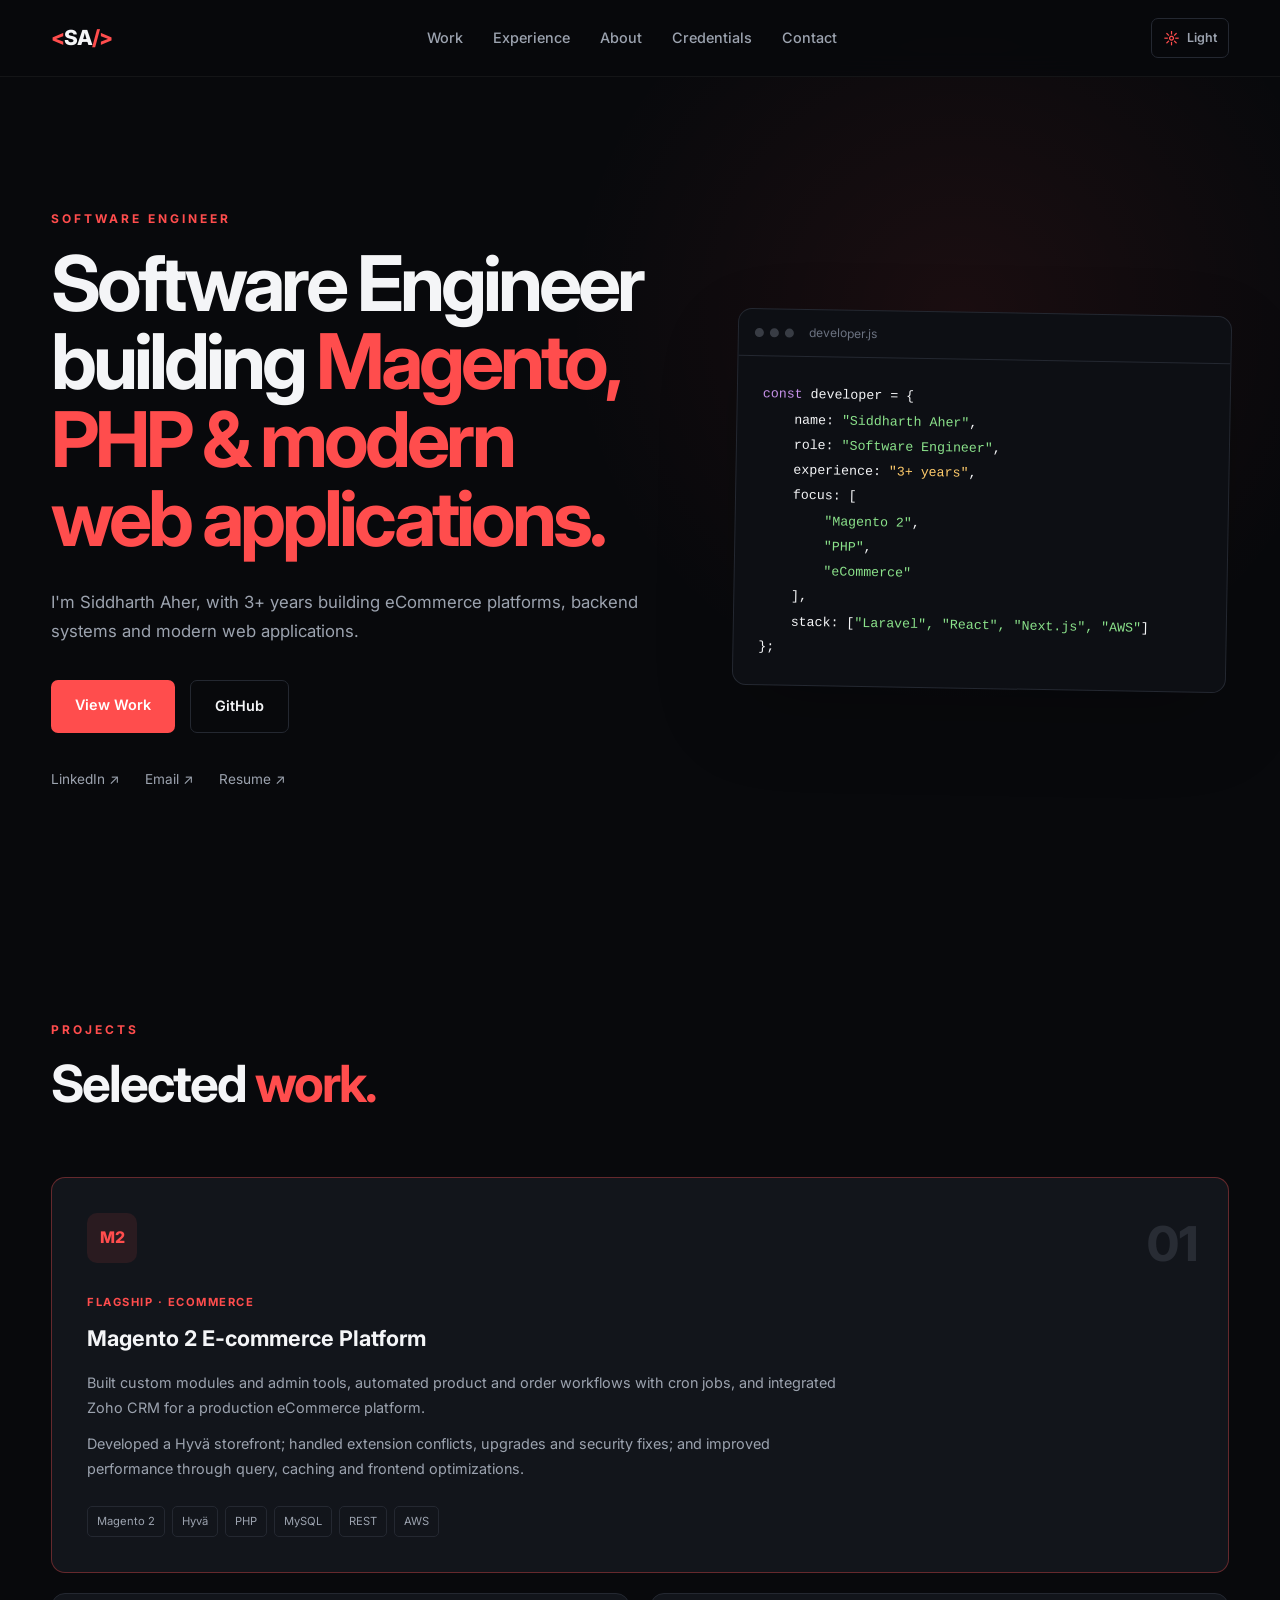
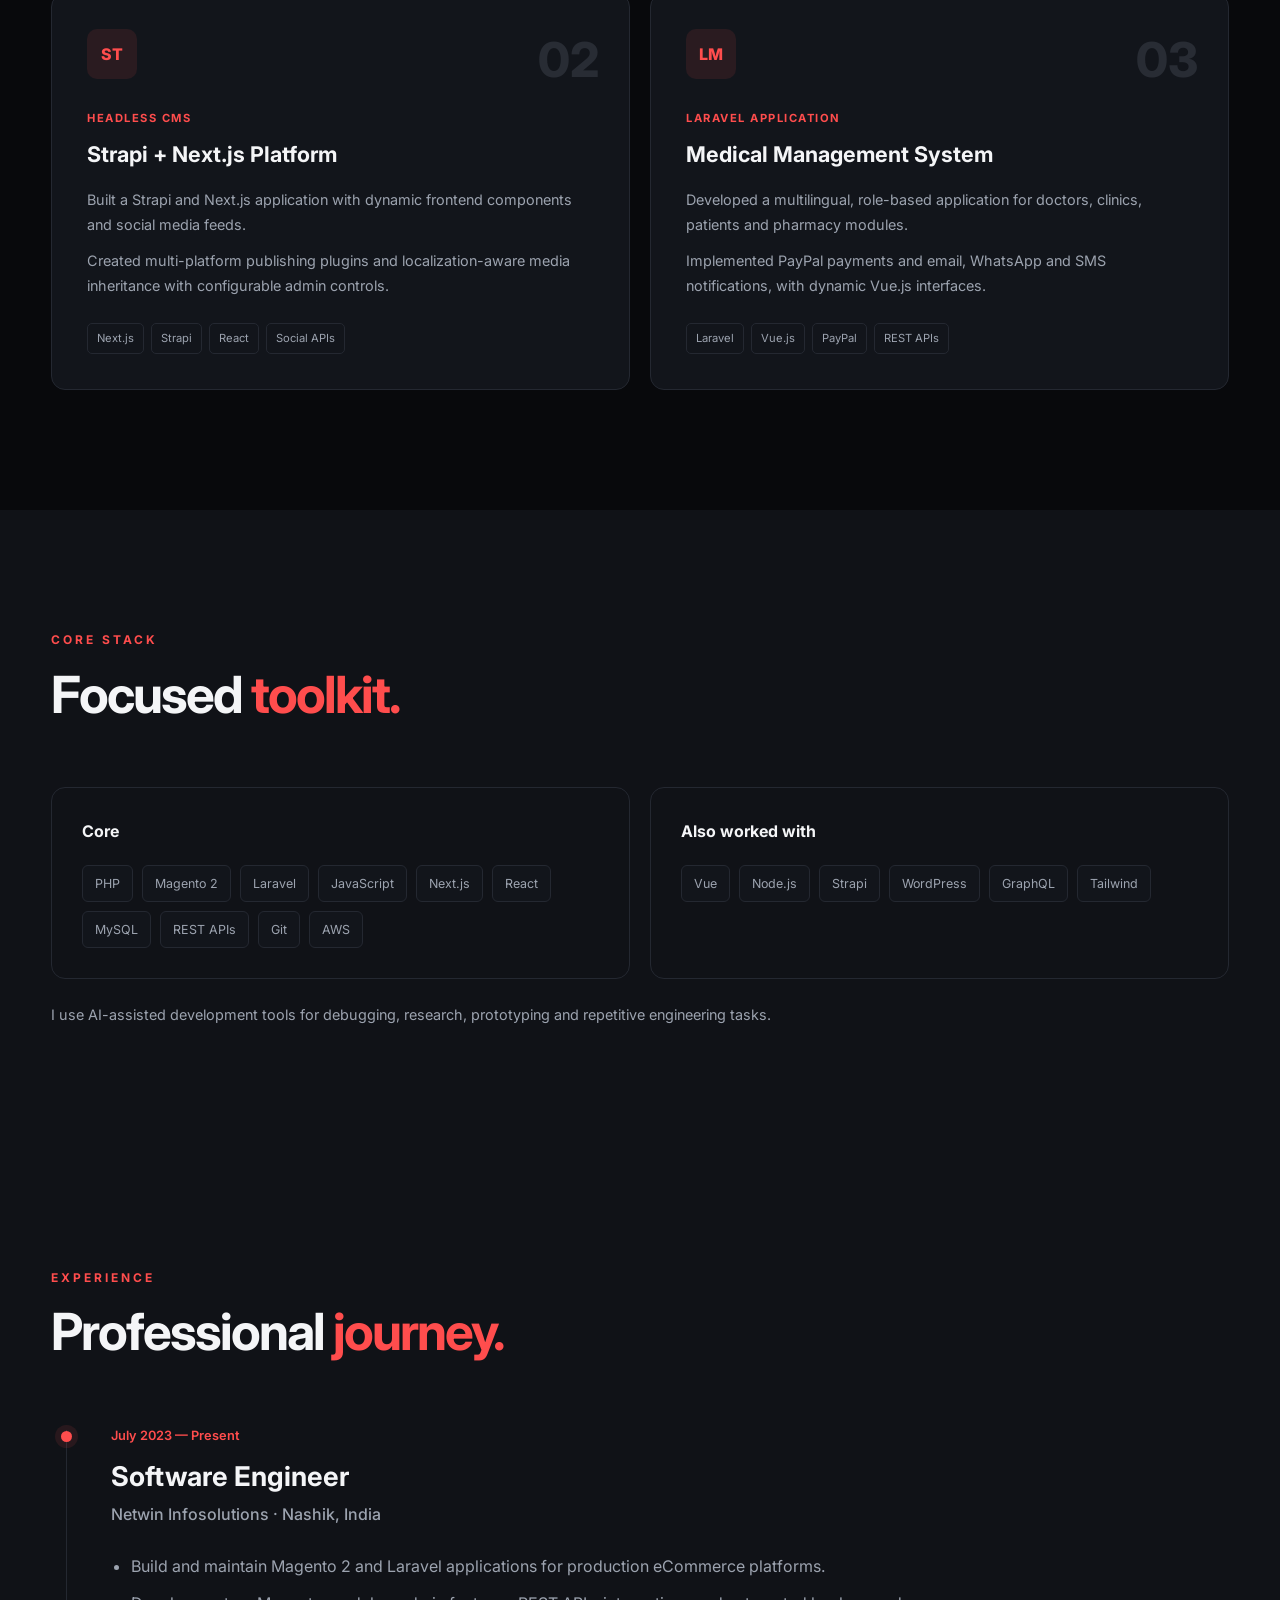
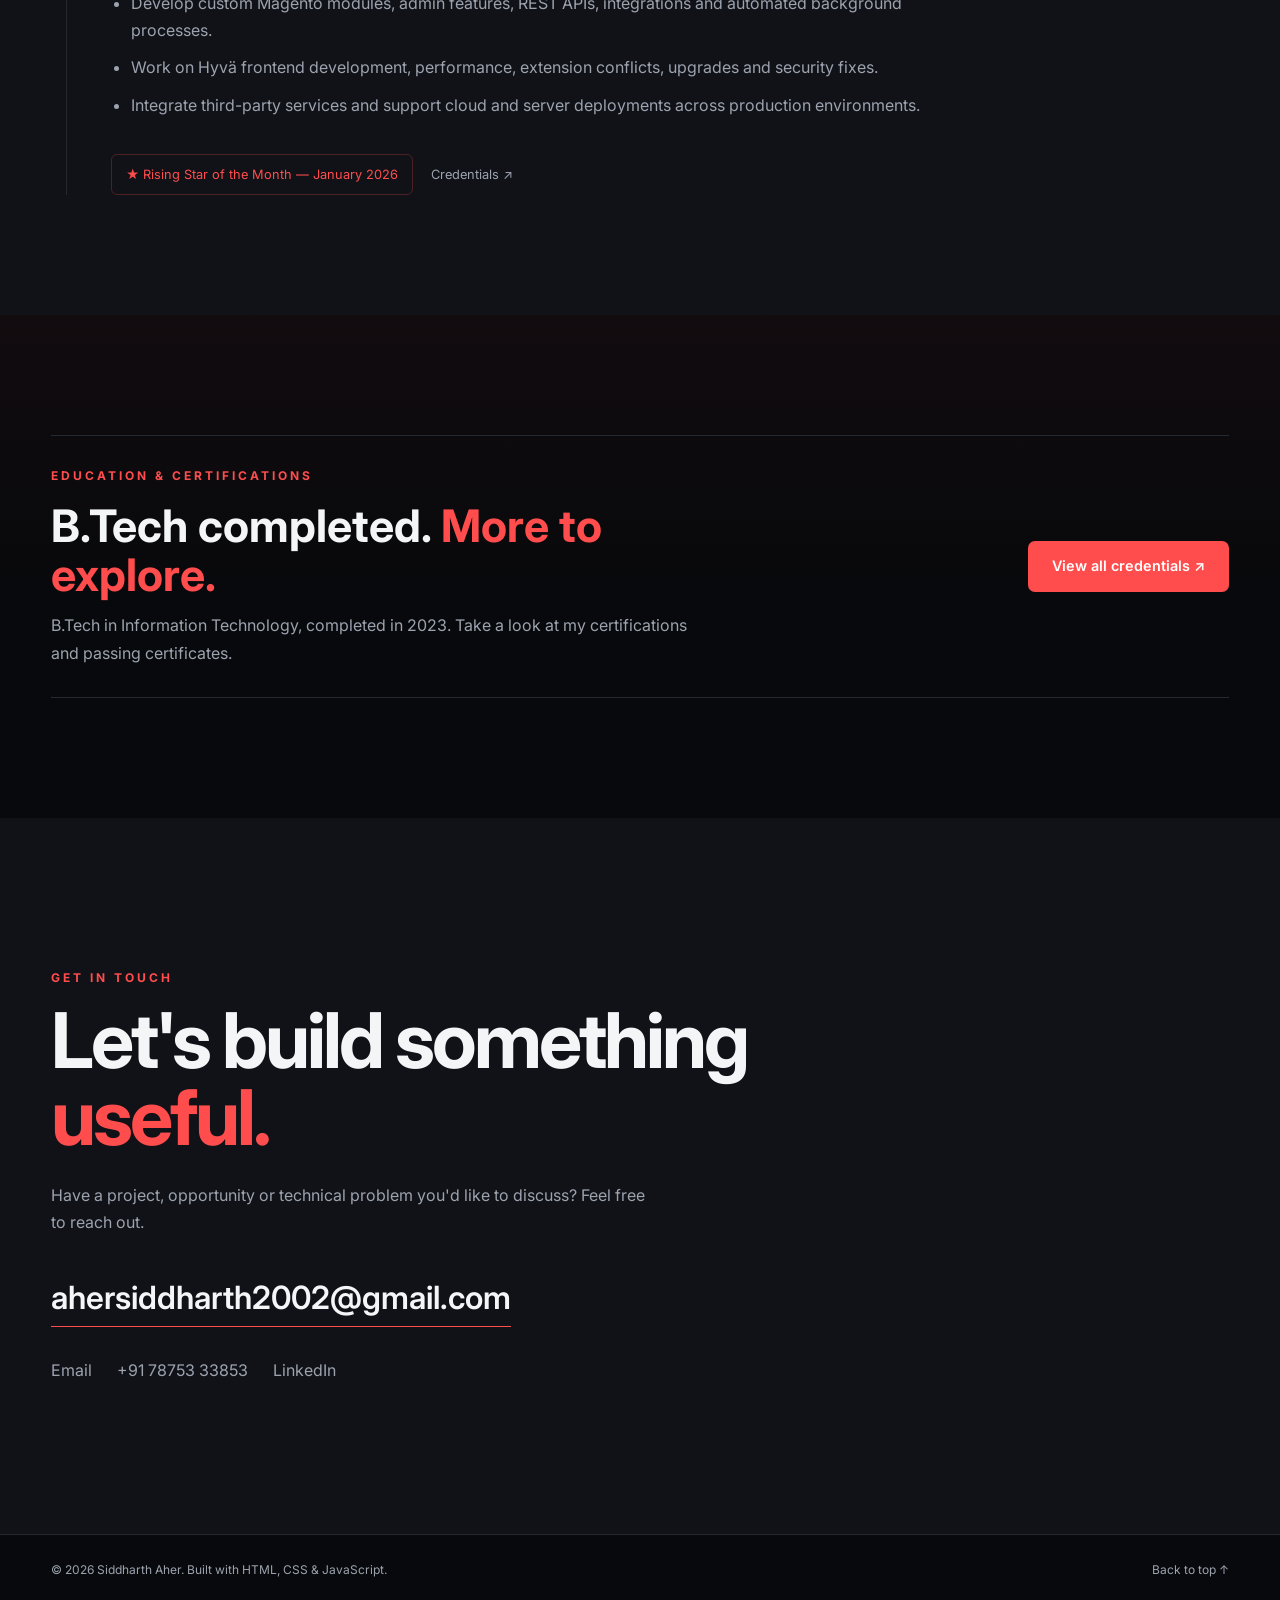
<file: index.html>
<!DOCTYPE html>
<html lang="en">
<head>
    <meta charset="UTF-8">
    <meta name="viewport" content="width=device-width, initial-scale=1.0">
    <title>Siddharth Aher | Software Engineer</title>
    <meta name="description" content="Siddharth Aher is a Software Engineer specializing in Magento, PHP, eCommerce platforms, and modern web applications.">
    <link rel="icon" type="image/svg+xml" href="favicon.svg">
    <link rel="stylesheet" href="css/style.css">
    <link rel="preconnect" href="https://fonts.googleapis.com">
    <link rel="preconnect" href="https://fonts.gstatic.com" crossorigin>
    <link href="https://fonts.googleapis.com/css2?family=Inter:wght@400;500;600;700;800&display=swap" rel="stylesheet">
</head>
<body>
<header class="header">
    <div class="container nav">
        <a href="#home" class="logo"><span>&lt;</span>SA<span>/&gt;</span></a>
        <button class="menu-toggle" id="menuToggle" aria-label="Toggle navigation"><span></span><span></span><span></span></button>
        <nav class="nav-links" id="navLinks">
            <a href="#projects">Work</a><a href="#experience">Experience</a><a href="#about">About</a><a href="credentials.html">Credentials</a><a href="#contact">Contact</a>
        </nav>
        <button class="theme-toggle" id="themeToggle" type="button" aria-label="Switch to light theme" aria-pressed="false">
            <span class="theme-icon" aria-hidden="true">☼</span>
            <span class="theme-label">Light</span>
        </button>
    </div>
</header>

<main>
    <section class="hero" id="home">
        <div class="container hero-content">
            <div class="hero-text reveal">
                <p class="eyebrow">SOFTWARE ENGINEER</p>
                <h1>Software Engineer building <span>Magento, PHP & modern web applications.</span></h1>
                <p class="hero-description" id="about">I'm Siddharth Aher, with 3+ years building eCommerce platforms, backend systems and modern web applications.</p>
                <div class="hero-buttons"><a href="#projects" class="btn btn-primary">View Work</a><a href="https://github.com/SiddharthAher2002" class="btn btn-secondary" target="_blank" rel="noopener">GitHub</a></div>
                <div class="hero-socials"><a href="https://linkedin.com/in/siddharth-aher-4a047a197" target="_blank" rel="noopener">LinkedIn ↗</a><a href="mailto:ahersiddharth2002@gmail.com">Email ↗</a><a href="assets/Resume.pdf" target="_blank" rel="noopener">Resume ↗</a></div>
            </div>
            <div class="hero-card reveal">
                <div class="code-window">
                    <div class="window-header"><div class="window-dots"><span></span><span></span><span></span></div><span>developer.js</span></div>
                    <div class="code-content"><pre><code><span class="purple">const</span> developer = {
    name: <span class="green">"Siddharth Aher"</span>,
    role: <span class="green">"Software Engineer"</span>,
    experience: <span class="orange">"3+ years"</span>,
    focus: [
        <span class="green">"Magento 2"</span>,
        <span class="green">"PHP"</span>,
        <span class="green">"eCommerce"</span>
    ],
    stack: [<span class="green">"Laravel", "React", "Next.js", "AWS"</span>]
};</code></pre></div>
                </div>
            </div>
        </div>
    </section>

    <section class="section" id="projects">
        <div class="container">
            <div class="section-heading reveal"><p class="eyebrow">PROJECTS</p><h2>Selected <span>work.</span></h2></div>
            <div class="projects-grid">
                <article class="project-card project-card-featured reveal"><div class="project-number">01</div><div class="project-icon">M2</div><p class="project-type">FLAGSHIP · ECOMMERCE</p><h3>Magento 2 E-commerce Platform</h3><p>Built custom modules and admin tools, automated product and order workflows with cron jobs, and integrated Zoho CRM for a production eCommerce platform.</p><p>Developed a Hyvä storefront; handled extension conflicts, upgrades and security fixes; and improved performance through query, caching and frontend optimizations.</p><div class="tags"><span>Magento 2</span><span>Hyvä</span><span>PHP</span><span>MySQL</span><span>REST</span><span>AWS</span></div></article>
                <article class="project-card reveal"><div class="project-number">02</div><div class="project-icon">ST</div><p class="project-type">HEADLESS CMS</p><h3>Strapi + Next.js Platform</h3><p>Built a Strapi and Next.js application with dynamic frontend components and social media feeds.</p><p>Created multi-platform publishing plugins and localization-aware media inheritance with configurable admin controls.</p><div class="tags"><span>Next.js</span><span>Strapi</span><span>React</span><span>Social APIs</span></div></article>
                <article class="project-card reveal"><div class="project-number">03</div><div class="project-icon">LM</div><p class="project-type">LARAVEL APPLICATION</p><h3>Medical Management System</h3><p>Developed a multilingual, role-based application for doctors, clinics, patients and pharmacy modules.</p><p>Implemented PayPal payments and email, WhatsApp and SMS notifications, with dynamic Vue.js interfaces.</p><div class="tags"><span>Laravel</span><span>Vue.js</span><span>PayPal</span><span>REST APIs</span></div></article>
            </div>
        </div>
    </section>

    <section class="section section-dark" id="stack">
        <div class="container">
            <div class="section-heading reveal"><p class="eyebrow">CORE STACK</p><h2>Focused <span>toolkit.</span></h2></div>
            <div class="skills-grid">
                <div class="skill-group reveal"><h3>Core</h3><div class="skill-list"><span>PHP</span><span>Magento 2</span><span>Laravel</span><span>JavaScript</span><span>Next.js</span><span>React</span><span>MySQL</span><span>REST APIs</span><span>Git</span><span>AWS</span></div></div>
                <div class="skill-group reveal"><h3>Also worked with</h3><div class="skill-list"><span>Vue</span><span>Node.js</span><span>Strapi</span><span>WordPress</span><span>GraphQL</span><span>Tailwind</span></div></div>
            </div>
            <p class="stack-note reveal">I use AI-assisted development tools for debugging, research, prototyping and repetitive engineering tasks.</p>
        </div>
    </section>

    <section class="section section-dark" id="experience">
        <div class="container">
            <div class="section-heading reveal"><p class="eyebrow">EXPERIENCE</p><h2>Professional <span>journey.</span></h2></div>
            <div class="timeline"><div class="timeline-item reveal"><div class="timeline-dot"></div><div class="timeline-content">
                <div class="timeline-date">July 2023 — Present</div><h3>Software Engineer</h3><h4>Netwin Infosolutions · Nashik, India</h4>
                <ul><li>Build and maintain Magento 2 and Laravel applications for production eCommerce platforms.</li><li>Develop custom Magento modules, admin features, REST APIs, integrations and automated background processes.</li><li>Work on Hyvä frontend development, performance, extension conflicts, upgrades and security fixes.</li><li>Integrate third-party services and support cloud and server deployments across production environments.</li></ul>
                <div class="achievement">★ Rising Star of the Month — January 2026</div>
                <a class="experience-credentials" href="credentials.html">Credentials ↗</a>
            </div></div></div>
        </div>
    </section>

    <section class="section credentials-preview" aria-labelledby="credentials-preview-title">
        <div class="container">
            <div class="credentials-preview-content reveal">
                <div class="credentials-preview-copy">
                    <p class="eyebrow">EDUCATION & CERTIFICATIONS</p>
                    <h2 id="credentials-preview-title">B.Tech completed. <span>More to explore.</span></h2>
                    <p>B.Tech in Information Technology, completed in 2023. Take a look at my certifications and passing certificates.</p>
                </div>
                <a class="btn btn-primary" href="credentials.html">View all credentials ↗</a>
            </div>
        </div>
    </section>

    <section class="section contact-section section-dark" id="contact">
        <div class="container"><div class="contact-content reveal">
            <p class="eyebrow">GET IN TOUCH</p><h2>Let's build something <span>useful.</span></h2>
            <p>Have a project, opportunity or technical problem you'd like to discuss? Feel free to reach out.</p>
            <a href="mailto:ahersiddharth2002@gmail.com" class="email-link">ahersiddharth2002@gmail.com</a>
            <div class="contact-links"><a href="mailto:ahersiddharth2002@gmail.com">Email</a><a href="tel:+917875333853">+91 78753 33853</a><a href="https://linkedin.com/in/siddharth-aher-4a047a197" target="_blank" rel="noopener">LinkedIn</a></div>
        </div></div>
    </section>
</main>

<footer class="footer"><div class="container footer-content"><p>© <span id="year"></span> Siddharth Aher. Built with HTML, CSS & JavaScript.</p><a href="#home">Back to top ↑</a></div></footer>
<script src="js/script.js"></script>
</body>
</html>
</file>
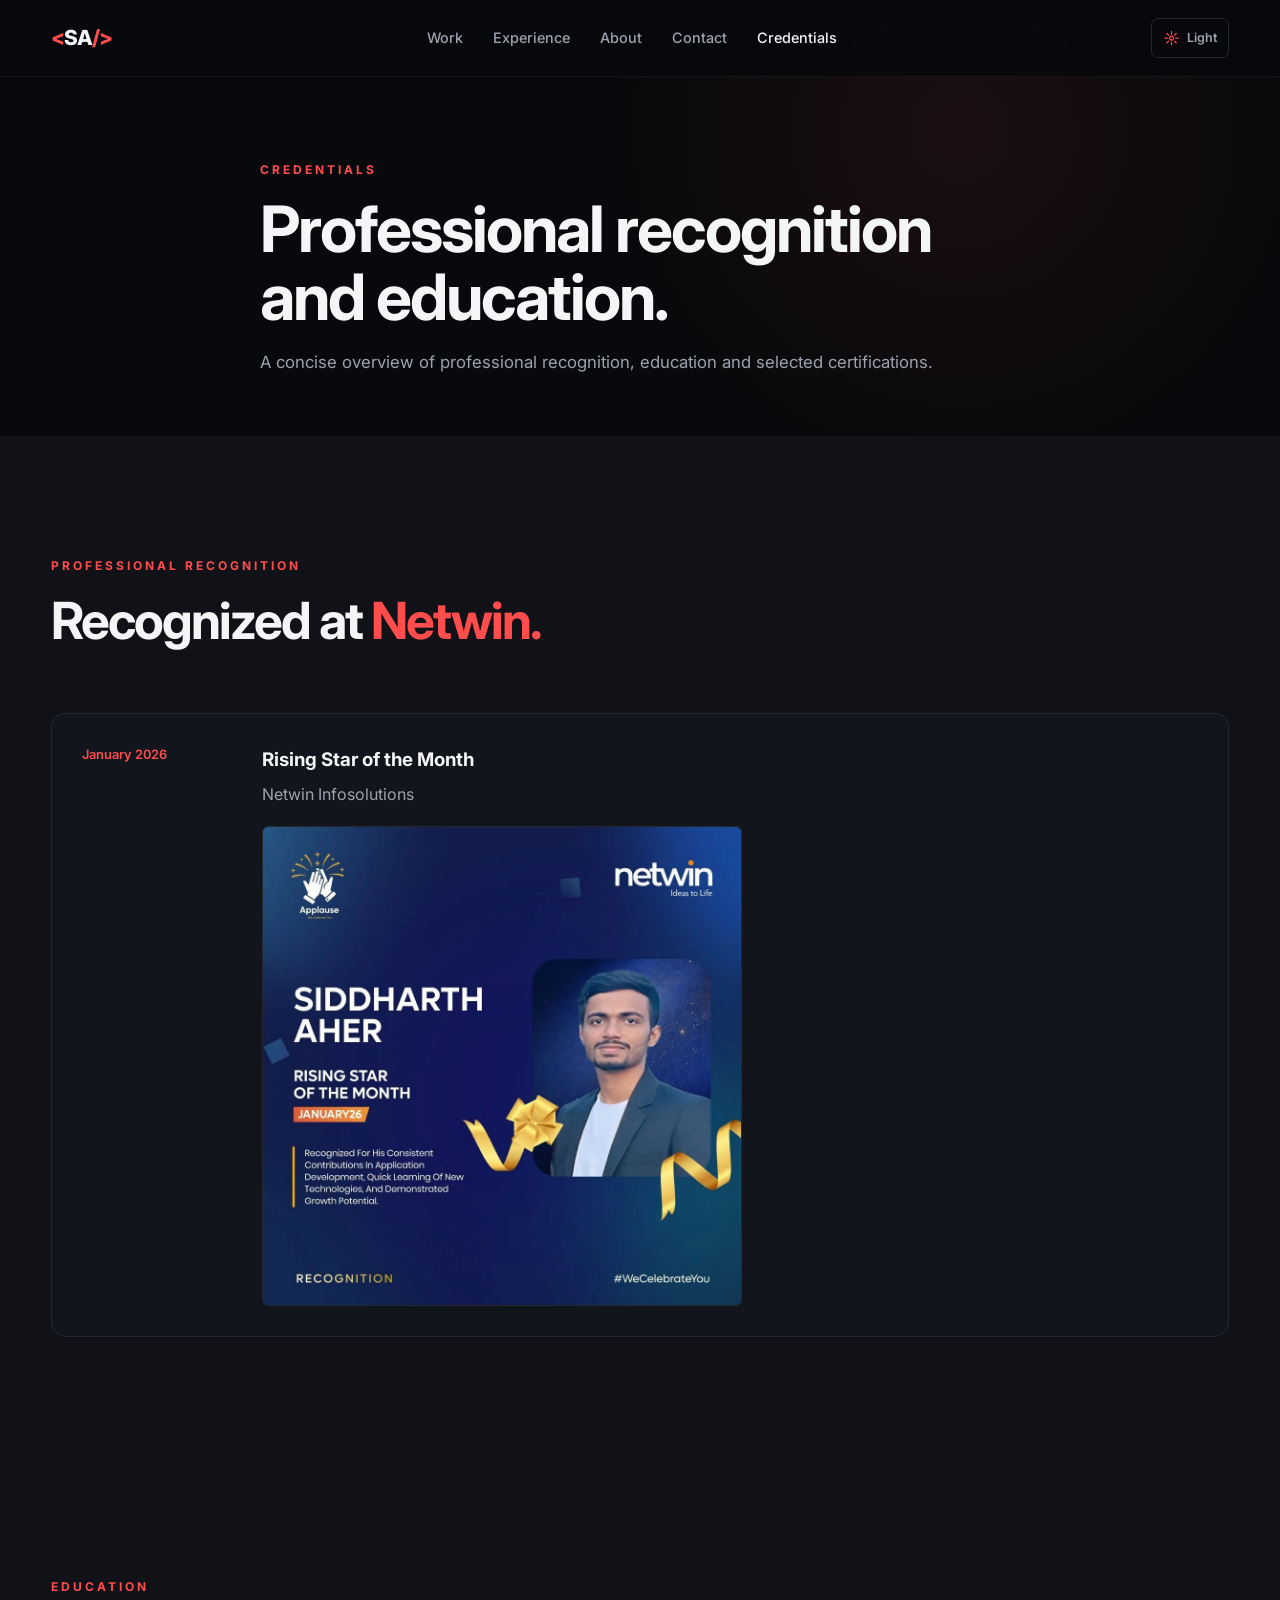
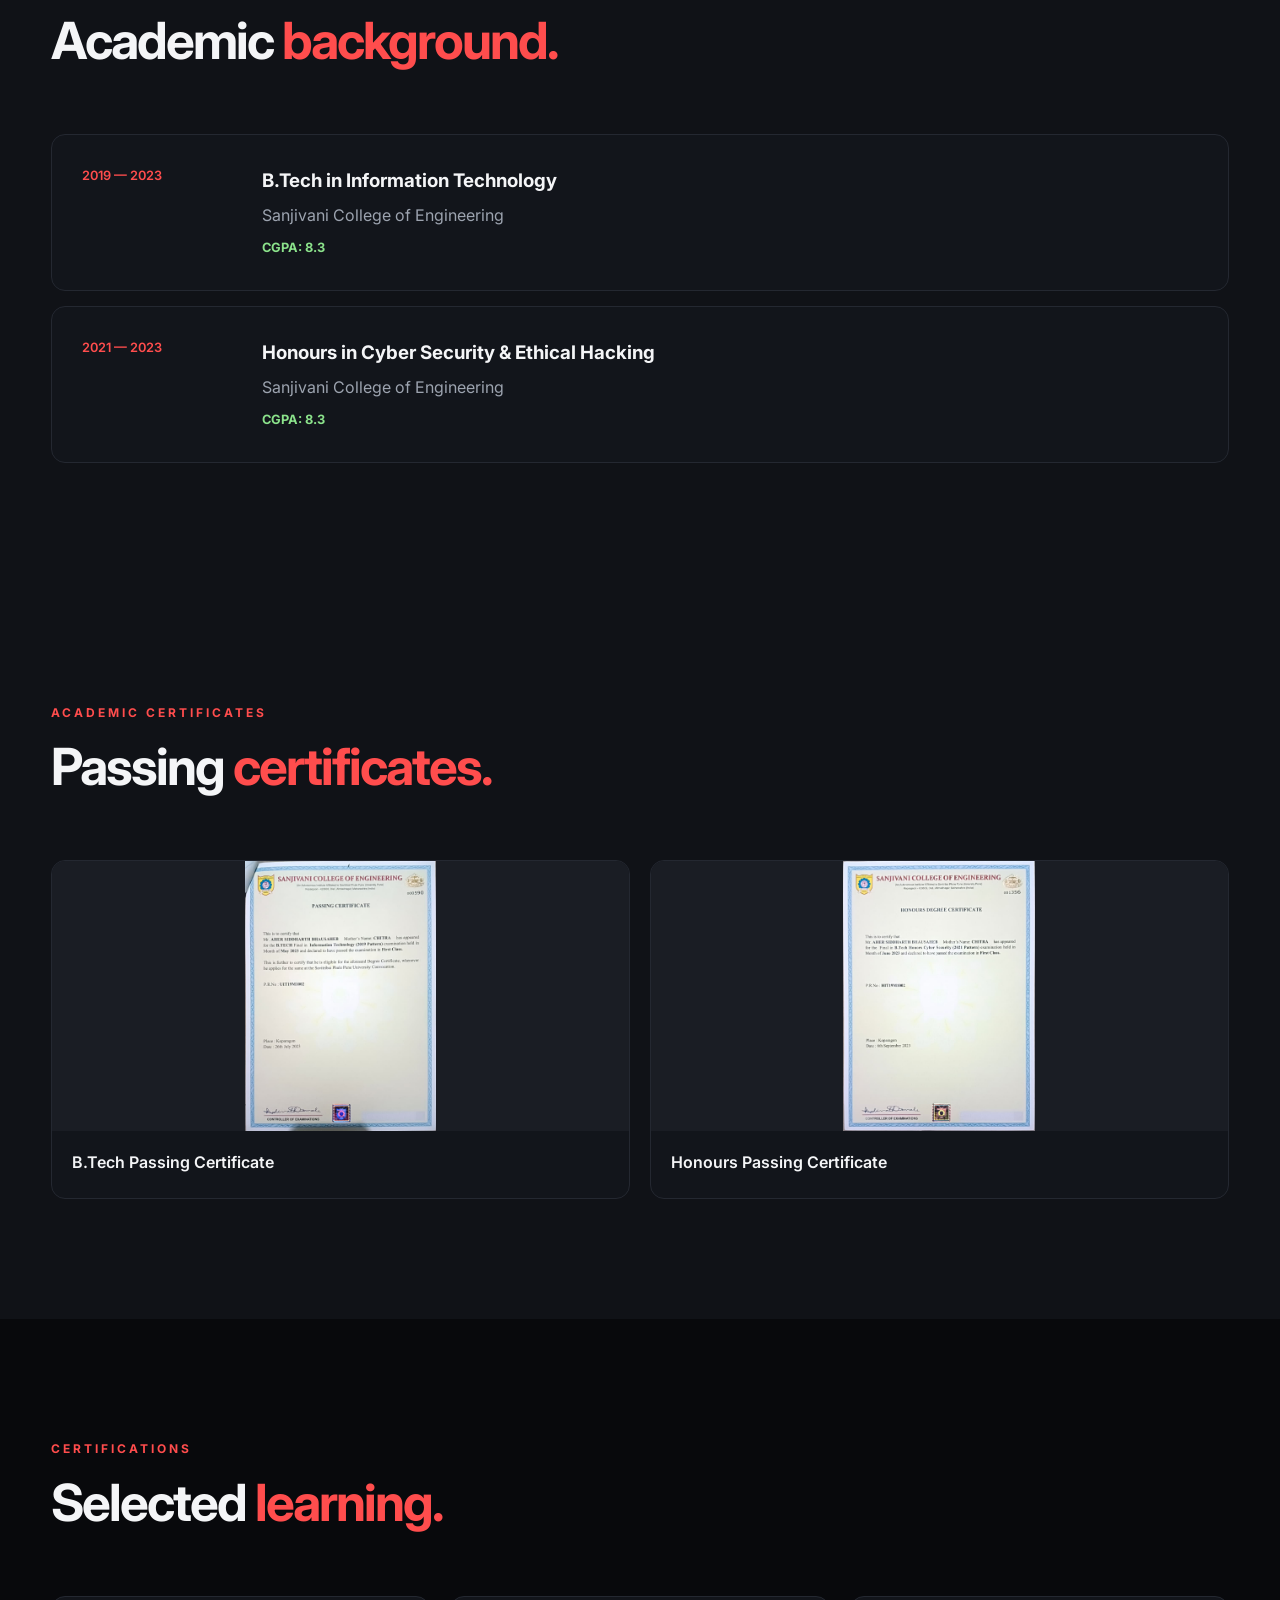
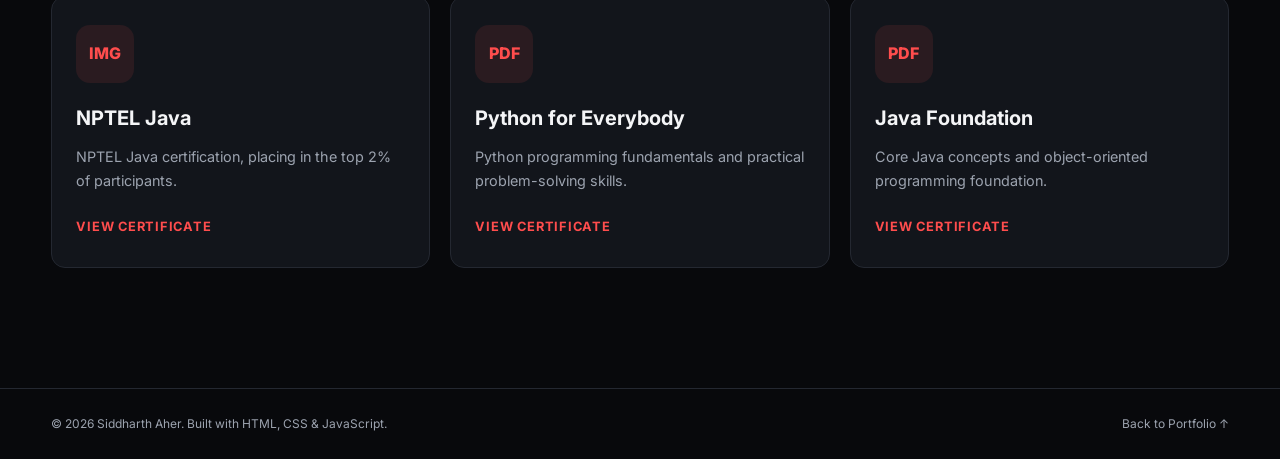
<file: credentials.html>
<!DOCTYPE html>
<html lang="en">
<head>
    <meta charset="UTF-8">
    <meta name="viewport" content="width=device-width, initial-scale=1.0">
    <title>Credentials | Siddharth Aher</title>
    <meta name="description" content="Professional recognition, education and selected certifications for Siddharth Aher.">
    <link rel="icon" type="image/svg+xml" href="favicon.svg">
    <link rel="stylesheet" href="css/style.css">
    <link rel="preconnect" href="https://fonts.googleapis.com">
    <link rel="preconnect" href="https://fonts.gstatic.com" crossorigin>
    <link href="https://fonts.googleapis.com/css2?family=Inter:wght@400;500;600;700;800&display=swap" rel="stylesheet">
</head>
<body>
<header class="header">
    <div class="container nav">
        <a href="index.html#home" class="logo"><span>&lt;</span>SA<span>/&gt;</span></a>
        <button class="menu-toggle" id="menuToggle" aria-label="Toggle navigation"><span></span><span></span><span></span></button>
        <nav class="nav-links" id="navLinks">
            <a href="index.html#projects">Work</a>
            <a href="index.html#experience">Experience</a>
            <a href="index.html#about">About</a>
            <a href="index.html#contact">Contact</a>
            <a href="#credentials" class="active">Credentials</a>
        </nav>
        <button class="theme-toggle" id="themeToggle" type="button" aria-label="Switch to light theme" aria-pressed="false">
            <span class="theme-icon" aria-hidden="true">☼</span>
            <span class="theme-label">Light</span>
        </button>
    </div>
</header>

<main>
    <section class="page-hero" id="credentials">
        <div class="container page-hero-inner reveal">
            <p class="eyebrow">CREDENTIALS</p>
            <h1>Professional recognition and education.</h1>
            <p>A concise overview of professional recognition, education and selected certifications.</p>
        </div>
    </section>

    <section class="section section-dark">
        <div class="container">
            <div class="section-heading reveal">
                <p class="eyebrow">PROFESSIONAL RECOGNITION</p>
                <h2>Recognized at <span>Netwin.</span></h2>
            </div>

            <div class="education-list">
                <article class="education-card reveal">
                    <span class="education-year">January 2026</span>
                    <div>
                        <h3>Rising Star of the Month</h3>
                        <p>Netwin Infosolutions</p>
                        <a href="assets/certificates/Netwin_January_Rising_Star_of_months.jpg" target="_blank" rel="noopener">
                            <img class="recognition-image" src="assets/certificates/Netwin_January_Rising_Star_of_months.jpg" alt="Rising Star of the Month award from Netwin Infosolutions" loading="lazy">
                        </a>
                    </div>
                </article>
            </div>
        </div>
    </section>

    <section class="section section-dark">
        <div class="container">
            <div class="section-heading reveal">
                <p class="eyebrow">EDUCATION</p>
                <h2>Academic <span>background.</span></h2>
            </div>

            <div class="education-list">
                <article class="education-card reveal">
                    <span class="education-year">2019 — 2023</span>
                    <div><h3>B.Tech in Information Technology</h3><p>Sanjivani College of Engineering</p><strong>CGPA: 8.3</strong></div>
                </article>

                <article class="education-card reveal">
                    <span class="education-year">2021 — 2023</span>
                    <div><h3>Honours in Cyber Security & Ethical Hacking</h3><p>Sanjivani College of Engineering</p><strong>CGPA: 8.3</strong></div>
                </article>
            </div>
        </div>
    </section>

    <section class="section section-dark">
        <div class="container">
            <div class="section-heading reveal">
                <p class="eyebrow">ACADEMIC CERTIFICATES</p>
                <h2>Passing <span>certificates.</span></h2>
            </div>

            <div class="gallery-grid">
                <figure class="media-card reveal">
                    <a href="assets/results/B.Tech-IT-Passing-Certificate.jpeg" target="_blank" rel="noopener">
                        <img src="assets/results/B.Tech-IT-Passing-Certificate.jpeg" alt="B.Tech passing certificate" loading="lazy">
                    </a>
                    <figcaption>B.Tech Passing Certificate</figcaption>
                </figure>

                <figure class="media-card reveal">
                    <a href="assets/results/Honours-Passing-Certificate.jpeg" target="_blank" rel="noopener">
                        <img src="assets/results/Honours-Passing-Certificate.jpeg" alt="Honours passing certificate" loading="lazy">
                    </a>
                    <figcaption>Honours Passing Certificate</figcaption>
                </figure>
            </div>
        </div>
    </section>

    <section class="section">
        <div class="container">
            <div class="section-heading reveal">
                <p class="eyebrow">CERTIFICATIONS</p>
                <h2>Selected <span>learning.</span></h2>
            </div>

            <div class="document-grid">
                <article class="doc-card reveal">
                    <div class="doc-icon">IMG</div>
                    <h3>NPTEL Java</h3>
                    <p>NPTEL Java certification, placing in the top 2% of participants.</p>
                    <a href="assets/certificates/NPTEL_JAVA.jpg" target="_blank" rel="noopener">View certificate</a>
                </article>

                <article class="doc-card reveal">
                    <div class="doc-icon">PDF</div>
                    <h3>Python for Everybody</h3>
                    <p>Python programming fundamentals and practical problem-solving skills.</p>
                    <a href="assets/certificates/Python_For_Everybody.pdf" target="_blank" rel="noopener">View certificate</a>
                </article>

                <article class="doc-card reveal">
                    <div class="doc-icon">PDF</div>
                    <h3>Java Foundation</h3>
                    <p>Core Java concepts and object-oriented programming foundation.</p>
                    <a href="assets/certificates/Java_Foundation_Certificate.pdf" target="_blank" rel="noopener">View certificate</a>
                </article>
            </div>
        </div>
    </section>
</main>

<footer class="footer">
    <div class="container footer-content">
        <p>© <span id="year"></span> Siddharth Aher. Built with HTML, CSS & JavaScript.</p>
        <a href="index.html#home">Back to Portfolio ↑</a>
    </div>
</footer>

<script src="js/script.js"></script>
</body>
</html>
</file>
<file: css/style.css>
/* =========================================================
   Siddharth Aher Portfolio
   ========================================================= */

:root {
    --bg: #08090c;
    --bg-soft: #101217;
    --bg-card: #12151b;
    --border: #242831;

    --text: #f4f5f7;
    --text-muted: #9ca3af;

    --accent: #ff4d4d;
    --accent-light: #ff7676;

    --green: #8be28b;
    --purple: #c792ea;
    --orange: #ffcb6b;
    --header-bg: rgba(8, 9, 12, 0.85);
    --header-border: rgba(255, 255, 255, 0.05);
    --code-bg: #0d0f14;
    --code-muted: #6b7280;
    --code-dot: #383c44;
    --shadow: rgba(0, 0, 0, 0.18);

    --max-width: 1180px;
    --radius: 14px;

    --transition: 0.3s ease;
}

body.light-theme {
    --bg: #f7f4ef;
    --bg-soft: #ece8e1;
    --bg-card: #fffdf9;
    --border: #d8d2c8;
    --text: #1d2025;
    --text-muted: #5f6670;
    --accent: #c93636;
    --accent-light: #a92b2b;
    --green: #24734b;
    --purple: #7545a4;
    --orange: #a66500;
    --header-bg: rgba(247, 244, 239, 0.88);
    --header-border: rgba(29, 32, 37, 0.1);
    --code-bg: #20242b;
    --code-muted: #b8bec8;
    --code-dot: #747c87;
    --shadow: rgba(47, 38, 26, 0.14);
}

* {
    margin: 0;
    padding: 0;
    box-sizing: border-box;
}

html {
    scroll-behavior: smooth;
    scroll-padding-top: 80px;
    overflow-x: clip;
}

body {
    font-family: "Inter", sans-serif;
    background: var(--bg);
    color: var(--text);
    line-height: 1.7;
    overflow-x: hidden;
}

a {
    color: inherit;
    text-decoration: none;
}

.container {
    width: min(92%, var(--max-width));
    margin: 0 auto;
}


/* =========================================================
   Navigation
   ========================================================= */

.header {
    position: fixed;
    top: 0;
    left: 0;
    width: 100%;
    z-index: 1000;

    background: var(--header-bg);
    backdrop-filter: blur(15px);

    border-bottom: 1px solid var(--header-border);
}

.nav {
    height: 76px;

    display: flex;
    align-items: center;
    justify-content: space-between;
}

.logo {
    font-size: 1.3rem;
    font-weight: 800;
    letter-spacing: -1px;
}

.logo span {
    color: var(--accent);
}

.nav-links {
    display: flex;
    gap: 30px;
}

.nav-links a {
    color: var(--text-muted);
    font-size: 0.9rem;
    font-weight: 500;

    transition: var(--transition);
}

.nav-links a:hover,
.nav-links a.active {
    color: var(--text);
}

.theme-toggle {
    display: inline-flex;
    align-items: center;
    gap: 7px;

    padding: 8px 11px;

    border: 1px solid var(--border);
    border-radius: 7px;

    background: transparent;
    color: var(--text-muted);
    cursor: pointer;
    font: inherit;
    font-size: 0.78rem;
    font-weight: 600;

    transition: var(--transition);
}

.theme-toggle:hover {
    border-color: var(--accent);
    color: var(--text);
}

.theme-icon {
    color: var(--accent);
    font-size: 1rem;
    line-height: 1;
}

.menu-toggle {
    display: none;

    border: 0;
    background: transparent;

    cursor: pointer;
}

.menu-toggle span {
    display: block;
    width: 25px;
    height: 2px;

    margin: 5px;

    background: var(--text);
}


/* =========================================================
   Hero
   ========================================================= */

.hero {
    min-height: 100vh;

    display: flex;
    align-items: center;

    padding-top: 100px;

    background:
        radial-gradient(
            circle at 75% 35%,
            rgba(255, 77, 77, 0.08),
            transparent 35%
        );
}

.hero-content {
    display: grid;
    grid-template-columns: minmax(0, 1.1fr) minmax(0, 0.9fr);

    gap: 80px;
    align-items: center;
}

.hero-text {
    max-width: 900px;
}

.eyebrow {
    margin-bottom: 15px;

    color: var(--accent);

    font-size: 0.75rem;
    font-weight: 700;

    letter-spacing: 3px;
}

.hero h1 {
    max-width: 750px;

    font-size: clamp(3rem, 6vw, 5.4rem);
    line-height: 1.02;
    letter-spacing: -4px;
}

.hero h1 span,
.section-heading h2 span,
.contact-content h2 span,
.ai-section h2 span {
    color: var(--accent);
}

.hero-description {
    max-width: 650px;

    margin-top: 30px;

    color: var(--text-muted);

    font-size: 1.05rem;
}

.hero-buttons {
    display: flex;
    gap: 15px;

    margin-top: 35px;
}

.btn {
    display: inline-flex;

    padding: 13px 24px;

    border-radius: 7px;

    font-size: 0.9rem;
    font-weight: 600;

    transition: var(--transition);
}

.btn-primary {
    background: var(--accent);
    color: white;
}

.btn-primary:hover {
    background: var(--accent-light);
    transform: translateY(-2px);
}

.btn-secondary {
    border: 1px solid var(--border);
    color: var(--text);
}

.btn-secondary:hover {
    border-color: var(--accent);
}

.hero-socials {
    display: flex;
    gap: 25px;

    margin-top: 35px;

    color: var(--text-muted);
    font-size: 0.85rem;
}

.hero-socials a:hover {
    color: var(--accent);
}


/* Code window */

.code-window {
    background: var(--code-bg);

    border: 1px solid var(--border);

    border-radius: var(--radius);

    box-shadow:
        0 30px 80px var(--shadow);

    overflow: hidden;

    transform: rotate(1deg);

    transition: var(--transition);
}

.code-window:hover {
    transform: rotate(0deg) translateY(-5px);
}

.window-header {
    display: flex;
    align-items: center;
    gap: 15px;

    padding: 13px 16px;

    border-bottom: 1px solid var(--border);

    color: var(--code-muted);

    font-size: 0.75rem;
}

.window-dots {
    display: flex;
    gap: 6px;
}

.window-dots span {
    width: 9px;
    height: 9px;

    border-radius: 50%;

    background: var(--code-dot);
}

.code-content {
    padding: 25px;

    overflow-x: auto;
}

.code-content pre {
    font-family: "Courier New", monospace;

    font-size: 0.83rem;

    line-height: 1.9;
}

.purple {
    color: var(--purple);
}

.green {
    color: var(--green);
}

.orange {
    color: var(--orange);
}


/* =========================================================
   Sections
   ========================================================= */

.section {
    padding: 120px 0;
}

.section-dark {
    background: var(--bg-soft);
}

.section-heading {
    max-width: 700px;

    margin-bottom: 65px;
}

.section-heading h2 {
    font-size: clamp(2.3rem, 4vw, 4rem);
    line-height: 1.1;
    letter-spacing: -2px;
}


/* =========================================================
   About
   ========================================================= */

.about-grid {
    display: grid;
    grid-template-columns: 1.2fr 0.8fr;

    gap: 100px;
}

.about-text p {
    margin-bottom: 20px;

    color: var(--text-muted);
}

.about-stats {
    display: grid;
    grid-template-columns: 1fr 1fr;

    gap: 15px;
}

.stat {
    padding: 30px 20px;

    background: var(--bg-card);

    border: 1px solid var(--border);
    border-radius: var(--radius);
}

.stat strong {
    display: block;

    color: var(--accent);

    font-size: 2rem;
}

.stat span {
    color: var(--text-muted);

    font-size: 0.8rem;
}


/* =========================================================
   Experience
   ========================================================= */

.timeline {
    position: relative;

    max-width: 900px;

    margin-left: 10px;
}

.timeline::before {
    content: "";

    position: absolute;

    top: 5px;
    bottom: 0;
    left: 5px;

    width: 1px;

    background: var(--border);
}

.timeline-item {
    position: relative;

    padding-left: 50px;
}

.timeline-dot {
    position: absolute;

    top: 6px;
    left: 0;

    width: 11px;
    height: 11px;

    border-radius: 50%;

    background: var(--accent);

    box-shadow: 0 0 0 6px rgba(255, 77, 77, 0.1);
}

.timeline-date {
    margin-bottom: 8px;

    color: var(--accent);

    font-size: 0.8rem;
    font-weight: 600;
}

.timeline-content h3 {
    font-size: 1.7rem;
}

.timeline-content h4 {
    margin-bottom: 25px;

    color: var(--text-muted);

    font-weight: 500;
}

.timeline-content ul {
    padding-left: 20px;

    color: var(--text-muted);
}

.timeline-content,
.education-card > div,
.project-card,
.skill-group,
.doc-card {
    min-width: 0;
}

.timeline-content li {
    margin-bottom: 10px;
}

.achievement {
    display: inline-block;

    margin-top: 25px;
    padding: 9px 14px;

    border: 1px solid rgba(255, 77, 77, 0.25);
    border-radius: 6px;

    color: var(--accent);

    font-size: 0.8rem;
}

.experience-credentials {
    display: inline-block;
    margin: 25px 0 0 14px;
    color: var(--text-muted);
    font-size: 0.8rem;
}

.experience-credentials:hover {
    color: var(--accent);
}


/* =========================================================
   Projects
   ========================================================= */

.projects-grid {
    display: grid;
    grid-template-columns: repeat(2, minmax(0, 1fr));

    gap: 20px;
}

.project-card {
    position: relative;

    padding: 35px;

    min-height: 390px;

    background: var(--bg-card);

    border: 1px solid var(--border);
    border-radius: var(--radius);

    overflow: hidden;

    transition: var(--transition);
}

.project-card-featured {
    grid-column: 1 / -1;
    min-height: 0;
    border-color: rgba(255, 77, 77, 0.35);
}

.project-card-featured > p:not(.project-type) {
    max-width: 760px;
}

.project-card:hover {
    transform: translateY(-6px);

    border-color: rgba(255, 77, 77, 0.4);
}

.project-number {
    position: absolute;

    top: 25px;
    right: 30px;

    color: #282c34;

    font-size: 3rem;
    font-weight: 800;
}

.project-icon {
    display: flex;
    align-items: center;
    justify-content: center;

    width: 50px;
    height: 50px;

    margin-bottom: 30px;

    border-radius: 10px;

    background: rgba(255, 77, 77, 0.1);

    color: var(--accent);

    font-weight: 800;
}

.project-type {
    margin-bottom: 8px;

    color: var(--accent);

    font-size: 0.7rem;
    font-weight: 700;

    letter-spacing: 1.5px;
}

.project-card h3 {
    margin-bottom: 15px;

    font-size: 1.35rem;
}

.project-card p:not(.project-type) {
    margin-bottom: 12px;

    color: var(--text-muted);

    font-size: 0.9rem;
}

.tags {
    display: flex;
    flex-wrap: wrap;

    gap: 7px;

    margin-top: 25px;
}

.tags span {
    padding: 5px 9px;

    border: 1px solid var(--border);
    border-radius: 5px;

    color: var(--text-muted);

    font-size: 0.7rem;
}


/* =========================================================
   Skills
   ========================================================= */

.skills-grid {
    display: grid;
    grid-template-columns: repeat(2, minmax(0, 1fr));

    gap: 20px;
}

.skill-group {
    padding: 30px;

    border: 1px solid var(--border);
    border-radius: var(--radius);
}

.skill-group-wide {
    grid-column: 1 / -1;
}

.skill-group h3 {
    margin-bottom: 20px;

    font-size: 1rem;
}

.skill-list {
    display: flex;
    flex-wrap: wrap;

    gap: 9px;
}

.skill-list span {
    padding: 7px 12px;

    background: var(--bg-card);

    border: 1px solid var(--border);
    border-radius: 6px;

    color: var(--text-muted);

    font-size: 0.78rem;

    transition: var(--transition);
}

.skill-list span:hover {
    border-color: var(--accent);
    color: var(--text);
}

.stack-note {
    margin-top: 24px;
    color: var(--text-muted);
    font-size: 0.9rem;
}


/* =========================================================
   AI
   ========================================================= */

.ai-section {
    display: grid;
    grid-template-columns: 1fr 1fr;

    gap: 80px;
    align-items: center;

    padding: 60px;

    background:
        linear-gradient(
            135deg,
            rgba(255, 77, 77, 0.08),
            transparent
        );

    border: 1px solid var(--border);
    border-radius: var(--radius);
}

.ai-section h2 {
    margin-bottom: 20px;

    font-size: clamp(2rem, 4vw, 3.5rem);
    line-height: 1.1;
}

.ai-section p {
    color: var(--text-muted);
}

.ai-tools {
    display: grid;
    grid-template-columns: 1fr 1fr;

    gap: 12px;
}

.ai-tools div {
    padding: 25px;

    background: var(--bg-card);

    border: 1px solid var(--border);
    border-radius: 8px;

    font-weight: 600;

    transition: var(--transition);
}

.ai-tools div:hover {
    border-color: var(--accent);
    transform: translateY(-3px);
}


/* =========================================================
   Education
   ========================================================= */

.education-list {
    display: flex;
    flex-direction: column;

    gap: 15px;
}

.education-card {
    display: grid;
    grid-template-columns: 150px minmax(0, 1fr);

    gap: 30px;

    padding: 30px;

    border: 1px solid var(--border);
    border-radius: var(--radius);

    background: var(--bg-card);
}

.education-year {
    color: var(--accent);

    font-size: 0.8rem;
    font-weight: 600;
}

.education-card h3 {
    margin-bottom: 5px;
}

.education-card p {
    color: var(--text-muted);
}

.education-card strong {
    display: inline-block;

    margin-top: 8px;

    color: var(--green);

    font-size: 0.8rem;
}

.recognition-image {
    display: block;
    width: min(100%, 480px);
    height: auto;
    margin-top: 18px;
    border: 1px solid var(--border);
    border-radius: 6px;
}


/* =========================================================
   Contact
   ========================================================= */

.contact-section {
    padding: 150px 0;
}

.contact-content {
    max-width: 850px;
}

.contact-content h2 {
    margin-bottom: 25px;

    font-size: clamp(2.5rem, 6vw, 5rem);
    line-height: 1;
    letter-spacing: -3px;
}

.contact-content > p:not(.eyebrow) {
    max-width: 600px;

    margin-bottom: 35px;

    color: var(--text-muted);
}

.email-link {
    display: inline-block;

    margin-bottom: 30px;

    font-size: clamp(1.3rem, 3vw, 2rem);
    font-weight: 600;
    overflow-wrap: anywhere;

    border-bottom: 1px solid var(--accent);

    transition: var(--transition);
}

.email-link:hover {
    color: var(--accent);
}

.contact-links {
    display: flex;
    flex-wrap: wrap;
    gap: 25px;

    color: var(--text-muted);
}

.contact-links a:hover {
    color: var(--accent);
}


/* =========================================================
   Credentials preview slider
   ========================================================= */

.credentials-preview {
    background:
        linear-gradient(
            180deg,
            rgba(255, 77, 77, 0.04),
            transparent 55%
        );
}

.credentials-preview-content {
    display: flex;
    align-items: center;
    justify-content: space-between;
    gap: 40px;
    padding: 30px 0;
    border-top: 1px solid var(--border);
    border-bottom: 1px solid var(--border);
}

.credentials-preview-copy {
    max-width: 650px;
}

.credentials-preview-copy h2 {
    margin-bottom: 12px;
    font-size: clamp(1.8rem, 4vw, 2.8rem);
    line-height: 1.1;
}

.credentials-preview-copy h2 span {
    color: var(--accent);
}

.credentials-preview-copy > p:not(.eyebrow) {
    color: var(--text-muted);
}

.credentials-preview-content .btn {
    flex-shrink: 0;
    text-align: center;
}

.slider-header {
    display: flex;
    align-items: center;
    justify-content: space-between;
    gap: 20px;
    margin-bottom: 30px;
}

.slider-header p {
    color: var(--text-muted);
    max-width: 700px;
}

.academic-swiper {
    overflow: hidden;
    padding-bottom: 30px;
}

.result-card {
    display: flex;
    flex-direction: column;
    gap: 0;
    height: auto;
    min-height: 430px;
    background: var(--bg-card);
    border: 1px solid var(--border);
    border-radius: var(--radius);
    overflow: hidden;
    transition: var(--transition);
}

.result-card:hover {
    transform: translateY(-6px);
    border-color: rgba(255, 77, 77, 0.4);
}

.result-card img {
    width: 100%;
    height: 220px;
    object-fit: cover;
    display: block;
    background: #1a1d24;
}

.result-card-body {
    display: flex;
    flex: 1;
    flex-direction: column;
    gap: 12px;
    padding: 24px 22px 20px;
}

.card-tag {
    display: inline-flex;
    width: fit-content;
    padding: 6px 10px;
    border-radius: 999px;
    background: rgba(255, 77, 77, 0.08);
    color: var(--accent);
    font-size: 0.7rem;
    font-weight: 700;
    letter-spacing: 1px;
    text-transform: uppercase;
}

.result-card-body h3 {
    font-size: 1.35rem;
}

.result-card-body p {
    color: var(--text-muted);
    font-size: 0.9rem;
    line-height: 1.7;
}

.result-card-body a {
    margin-top: auto;
    color: var(--accent);
    font-size: 0.8rem;
    font-weight: 700;
    letter-spacing: 0.06em;
    text-transform: uppercase;
}

.slider-actions {
    display: flex;
    align-items: center;
    justify-content: space-between;
    gap: 20px;
    margin-top: 8px;
}

.academic-pagination {
    display: flex;
    align-items: center;
    gap: 8px;
}

.academic-pagination .swiper-pagination-bullet {
    width: 9px;
    height: 9px;
    background: rgba(255, 255, 255, 0.25);
    opacity: 1;
}

.academic-pagination .swiper-pagination-bullet-active {
    background: var(--accent);
}

.slider-nav {
    display: flex;
    gap: 10px;
}

.slider-nav button {
    width: 42px;
    height: 42px;
    border: 1px solid var(--border);
    border-radius: 50%;
    background: var(--bg-card);
    color: var(--text);
    font-size: 1.1rem;
    cursor: pointer;
    transition: var(--transition);
}

.slider-nav button:hover {
    border-color: var(--accent);
    color: var(--accent);
}

.swiper-fallback .swiper-wrapper {
    display: grid;
    grid-template-columns: repeat(4, minmax(0, 1fr));
    gap: 20px;
}

.swiper-fallback .swiper-slide {
    width: auto !important;
}


/* =========================================================
   Credentials page
   ========================================================= */

.page-hero {
    padding-top: 160px;
    padding-bottom: 60px;
    background:
        radial-gradient(
            circle at 75% 30%,
            rgba(255, 77, 77, 0.08),
            transparent 35%
        );
}

.page-hero-inner {
    max-width: 760px;
}

.page-hero h1 {
    font-size: clamp(2.5rem, 5vw, 4.6rem);
    line-height: 1.05;
    letter-spacing: -2px;
}

.page-hero p:not(.eyebrow) {
    margin-top: 18px;
    color: var(--text-muted);
    font-size: 1.05rem;
}

.stat-badges {
    display: flex;
    flex-wrap: wrap;
    gap: 10px;
    margin-top: 28px;
}

.stat-badges span {
    padding: 8px 12px;
    border: 1px solid var(--border);
    border-radius: 999px;
    background: var(--bg-card);
    color: var(--text-muted);
    font-size: 0.72rem;
    font-weight: 700;
    letter-spacing: 0.08em;
    text-transform: uppercase;
}

.edu-grid,
.gallery-grid,
.document-grid,
.achievement-grid {
    display: grid;
    gap: 20px;
}

.edu-grid {
    grid-template-columns: repeat(2, minmax(0, 1fr));
}

.edu-card,
.media-card,
.doc-card,
.achievement-card {
    background: var(--bg-card);
    border: 1px solid var(--border);
    border-radius: var(--radius);
    overflow: hidden;
}

.edu-card {
    padding: 30px;
}

.edu-card h3 {
    margin-bottom: 8px;
    font-size: 1.3rem;
}

.edu-card p {
    color: var(--text-muted);
}

.edu-meta {
    display: inline-block;
    margin-bottom: 18px;
    color: var(--accent);
    font-size: 0.75rem;
    font-weight: 700;
    letter-spacing: 0.08em;
    text-transform: uppercase;
}

.edu-card strong {
    display: block;
    margin-top: 15px;
    color: var(--green);
    font-size: 0.8rem;
    letter-spacing: 0.04em;
    text-transform: uppercase;
}

.gallery-grid {
    grid-template-columns: repeat(2, minmax(0, 1fr));
}

.media-card {
    transition: var(--transition);
}

.media-card:hover,
.doc-card:hover,
.achievement-card:hover {
    transform: translateY(-6px);
    border-color: rgba(255, 77, 77, 0.4);
}

.media-card img {
    display: block;
    width: 100%;
    height: 270px;
    object-fit: contain;
    background: #1a1d24;
}

.media-card figcaption {
    padding: 18px 20px 22px;
    color: var(--text);
    font-weight: 600;
}

.document-grid {
    grid-template-columns: repeat(3, minmax(0, 1fr));
}

.doc-card {
    padding: 28px 24px;
    transition: var(--transition);
}

.doc-icon {
    display: inline-flex;
    align-items: center;
    justify-content: center;
    width: 58px;
    height: 58px;
    border-radius: 14px;
    background: rgba(255, 77, 77, 0.1);
    color: var(--accent);
    font-weight: 800;
    margin-bottom: 18px;
}

.doc-card h3 {
    margin-bottom: 10px;
    font-size: 1.25rem;
}

.doc-card p {
    color: var(--text-muted);
    font-size: 0.9rem;
    margin-bottom: 18px;
}

.doc-card a {
    color: var(--accent);
    font-size: 0.8rem;
    font-weight: 700;
    letter-spacing: 0.06em;
    text-transform: uppercase;
}

.achievement-grid {
    grid-template-columns: repeat(2, minmax(0, 1fr));
}

.achievement-card img {
    display: block;
    width: 100%;
    height: 320px;
    object-fit: cover;
}

.achievement-card-body {
    padding: 22px 22px 26px;
}

.achievement-card-body h3 {
    margin-bottom: 8px;
    font-size: 1.3rem;
}

.achievement-card-body p {
    color: var(--text-muted);
}


/* =========================================================
   Footer
   ========================================================= */

.footer {
    border-top: 1px solid var(--border);

    padding: 25px 0;

    color: var(--text-muted);

    font-size: 0.75rem;
}

.footer-content {
    display: flex;
    align-items: center;
    justify-content: space-between;
}

.footer a:hover {
    color: var(--accent);
}


/* =========================================================
   Animations
   ========================================================= */

.reveal {
    opacity: 0;

    transform: translateY(25px);

    transition:
        opacity 0.7s ease,
        transform 0.7s ease;
}

.reveal.visible {
    opacity: 1;
    transform: translateY(0);
}


/* =========================================================
   Responsive
   ========================================================= */

@media (max-width: 900px) {

    .hero-content,
    .ai-section {
        grid-template-columns: minmax(0, 1fr);

        gap: 50px;
    }

    .hero {
        padding-top: 130px;
        padding-bottom: 80px;
    }

    .hero h1 {
        letter-spacing: -2px;
    }

    .projects-grid {
        grid-template-columns: 1fr;
    }

    .skills-grid {
        grid-template-columns: 1fr;
    }

    .edu-grid,
    .gallery-grid,
    .document-grid,
    .achievement-grid,
    .swiper-fallback .swiper-wrapper {
        grid-template-columns: repeat(2, minmax(0, 1fr));
    }

    .skill-group-wide {
        grid-column: auto;
    }

    .ai-section {
        padding: 40px 30px;
    }
}


@media (max-width: 700px) {

    .theme-toggle {
        position: absolute;
        top: 19px;
        right: 62px;
    }

    .nav-links {
        position: absolute;

        top: 76px;
        left: 0;

        width: 100%;

        display: none;
        flex-direction: column;

        padding: 25px;

        background: var(--bg);

        border-bottom: 1px solid var(--border);
    }

    .nav-links.active {
        display: flex;
    }

    .menu-toggle {
        display: block;
    }

    .hero h1 {
        font-size: clamp(2rem, 9vw, 2.75rem);
        letter-spacing: -1.5px;
    }

    .hero-buttons {
        flex-direction: column;
        align-items: flex-start;
    }

    .section {
        padding: 85px 0;
    }

    .edu-grid,
    .gallery-grid,
    .document-grid,
    .achievement-grid,
    .swiper-fallback .swiper-wrapper {
        grid-template-columns: 1fr;
    }

    .education-card {
        grid-template-columns: 1fr;
        gap: 10px;
    }

    .footer-content {
        flex-direction: column;
        gap: 10px;
        text-align: center;
    }

    .contact-content h2 {
        letter-spacing: -2px;
    }

    .credentials-preview-content {
        align-items: flex-start;
        flex-direction: column;
        gap: 24px;
    }
}


@media (max-width: 450px) {

    .ai-tools {
        grid-template-columns: 1fr;
    }

    .project-card {
        padding: 25px;
    }
}
</file>
